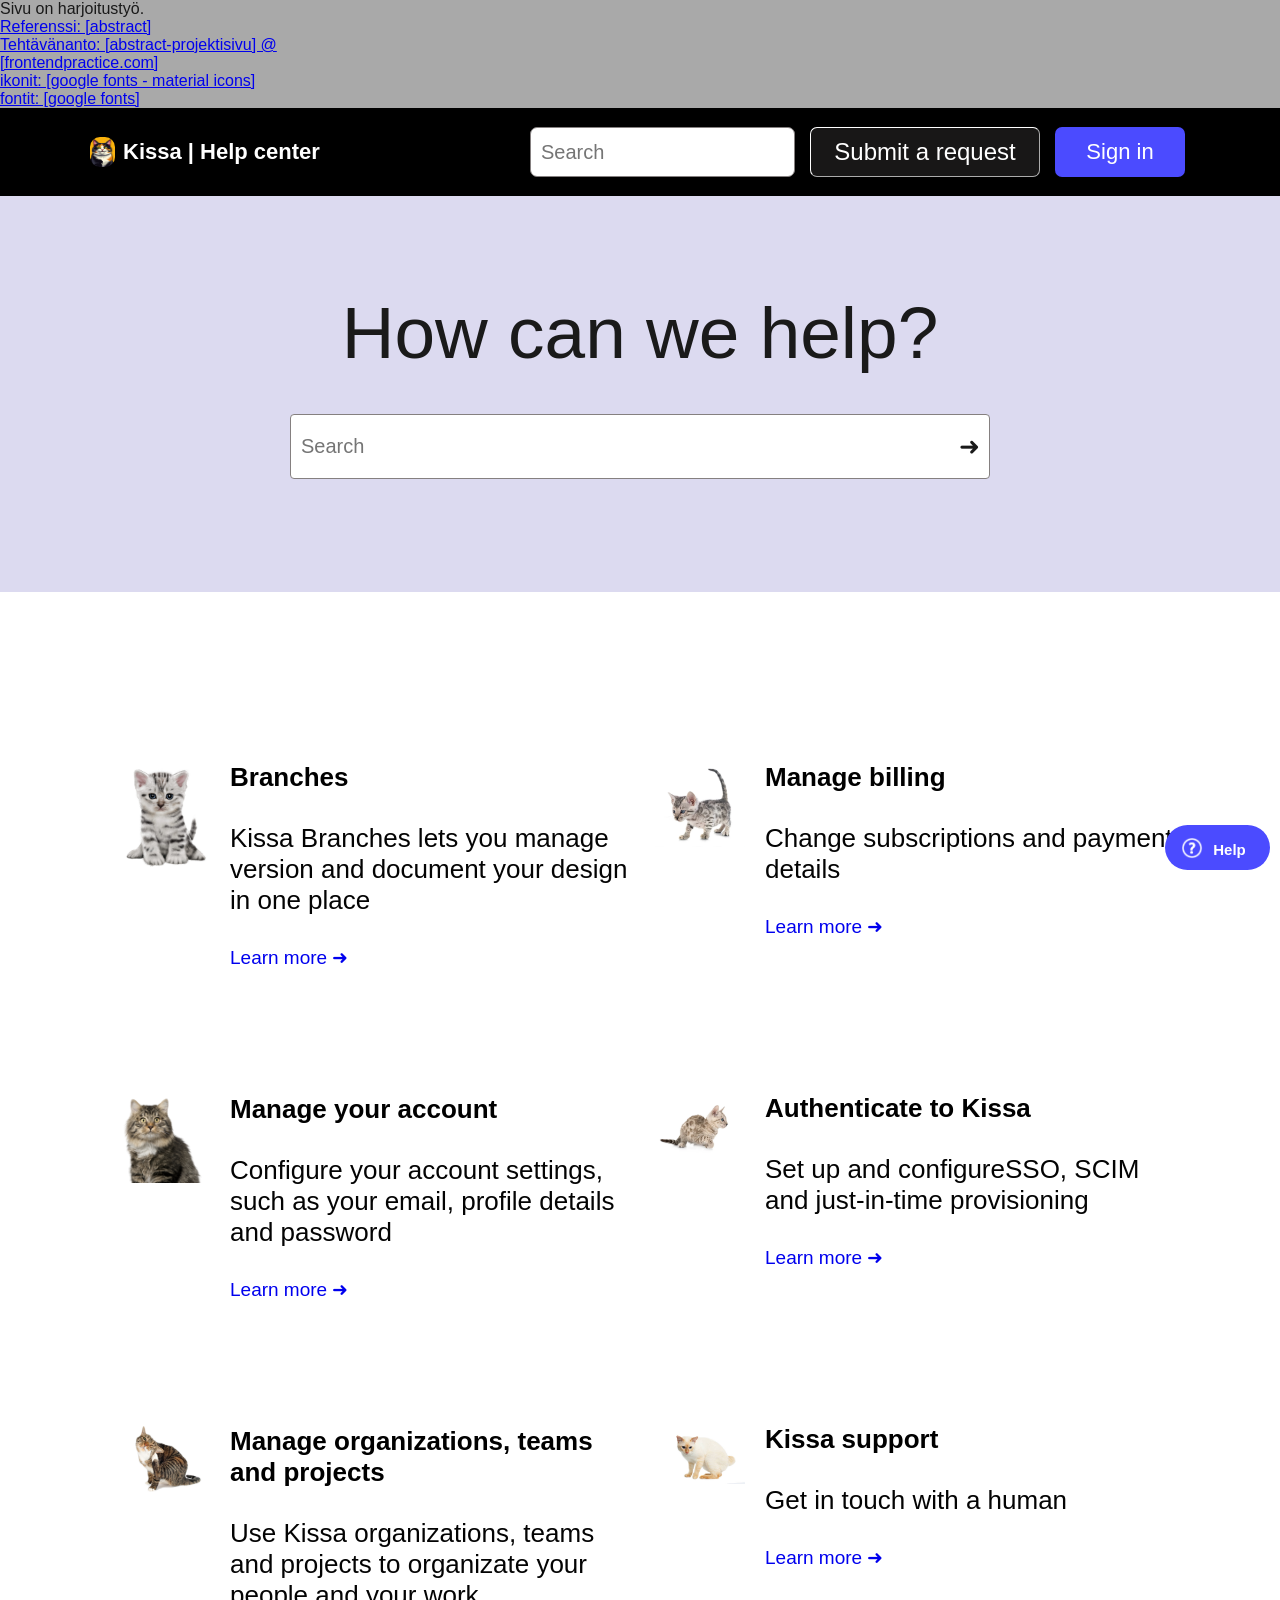
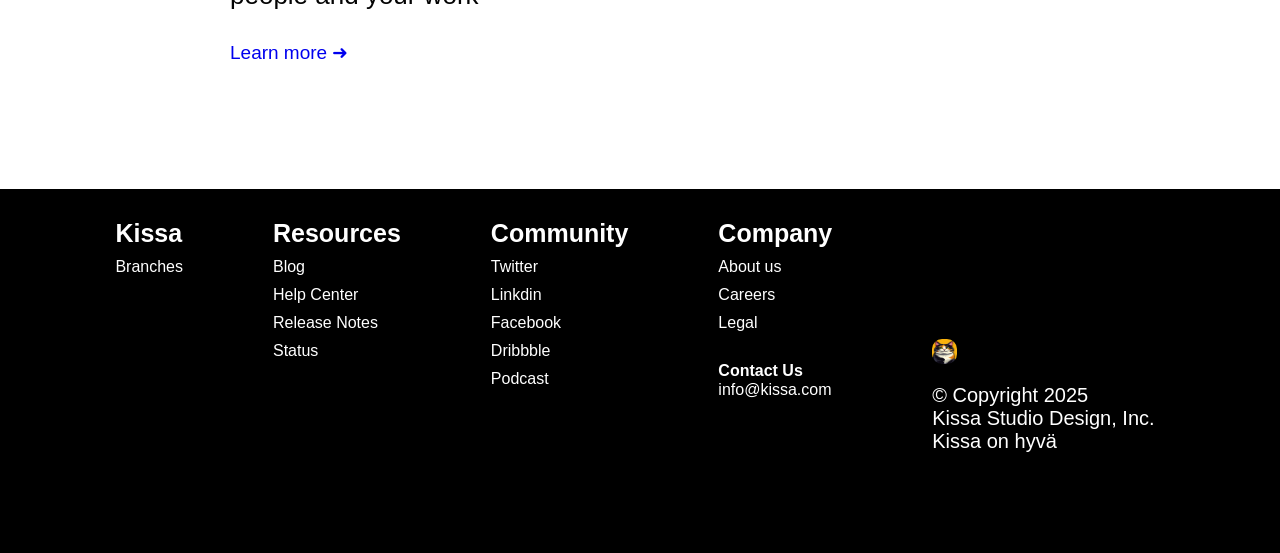
<file: abstract/index.html>
<html lang="fi">

<head>
    <title>Näyttö</title>
    <link href="tyylit.css" rel="stylesheet" />
    <meta name="viewport" content="width=device-width,initial-scale=1" />
</head>

<body>

    <div class="jotain">

    </div>


    <div class="help">
        <img class="help__kuva" src="questionwhite.png">
        <div class="help__teksti">Help</div>
    </div>

    <div class="harjoitustyö">
        <div>
            <a class="harjoitustyö__linkit">Sivu on harjoitustyö.</a>
        </div>
        <div>
            <a class="harjoitustyö__linkit" href="https://help.goabstract.com/hc/en-us">Referenssi: [abstract]</a>
        </div>
        <div>
            <a class="harjoitustyö__linkit" href="https://www.frontendpractice.com/projects/abstract">Tehtävänanto:
                [abstract-projektisivu] @</a>
            <a class="harjoitustyö__linkit" href="https://www.frontendpractice.com">[frontendpractice.com]</a>
        </div>
        <div>
            <a class="harjoitustyö__linkit" href="https://fonts.google.com/icons">ikonit: [google fonts - material
                icons]</a>
        </div>
        <div>
            <a class="harjoitustyö__linkit" href="https://fonts.google.com">fontit: [google fonts]</a>
        </div>
    </div>

    <header>
        <img class="kuvalogo" src="logokissa.webp">
        <div class="header__vasen">Kissa | Help center</div>
        <div class="header__oikea">
            <input class="hakupalkki2" placeholder="Search">
            <button class="submit__button">Submit a request</button>
            <button class="signin__button">Sign in</button>
            <div class="kuvajoku1">
                <img src="search.png">
            </div>
            <div class="kuvajoku2">
                <img src="menu.png">
            </div>
        </div>
    </header>

    <div class="haku">
        <h1 class="haku-teksti">How can we help?</h1>

        <div class="hakupalkki__joku">
            <input class="hakupalkki" placeholder="Search">
            <div class="nuoli"> ➜ </div></input>
        </div>


    </div>

    <section class="gridi">
        <div class="hakupalkki__teksti1">

            <div class="hakupalkki__button1">

                <img class="kuva1" src="kissa8.jpg">

                <div class="hakupalkki__button1__oikea">

                    <div class="hakupalkki__otsikko">Branches</div>

                    <div class="hakupalkki__button__joku">
                        Kissa Branches lets you manage version and document your design in one place

                    </div>

                    <a class="hakupalkki__linkki" href="#">
                        Learn more ➜
                    </a>

                </div>



            </div>

            <div class="hakupalkki__button2">

                <img class="kuva2" src="kissa2.png">

                <div class="hakupalkki__button2__oikea">

                    <div class="hakupalkki__otsikko">Manage your account</div>

                    <div class="hakupalkki__button__joku">
                        Configure your account settings, such as your email, profile details and password

                    </div>

                    <a class="hakupalkki__linkki" href="#">
                        Learn more ➜
                    </a>

                </div>


            </div>

            <div class="hakupalkki__button3">

                <img class="kuva3" src="kissa3.jpg">

                <div class="hakupalkki__button1__oikea">


                    <div class="hakupalkki__otsikko">Manage organizations, teams and projects</div>

                    <div class="hakupalkki__button__joku">
                        Use Kissa organizations, teams and projects to organizate your people and your work

                    </div>

                    <a class="hakupalkki__linkki" href="#">
                        Learn more ➜
                    </a>
                </div>

            </div>


        </div>


        <div class="hakupalkki__teksti2">

            <div class="hakupalkki__button4">

                <img class="kuva4" src="kissa13.jpg">

                <div class="hakupalkki__button1__oikea">

                    <div class="hakupalkki__otsikko">Manage billing</div>

                    <div class="hakupalkki__button__joku">
                        Change subscriptions and payment details

                    </div>

                    <a class="hakupalkki__linkki" href="#">
                        Learn more ➜
                    </a>

                </div>


            </div>

            <div class="hakupalkki__button5">

                <img class="kuva5" src="kissa11.jpg">

                <div class="hakupalkki__button1__oikea">

                    <div class="hakupalkki__otsikko">Authenticate to Kissa</div>

                    <div class="hakupalkki__button__joku">
                        Set up and configureSSO, SCIM and just-in-time provisioning

                    </div>

                    <a class="hakupalkki__linkki" href="#">
                        Learn more ➜
                    </a>

                </div>


            </div>

            <div class="hakupalkki__button6">

                <img class="kuva6" src="kissa12.jpg">

                <div class="hakupalkki__button1__oikea">

                    <div class="hakupalkki__otsikko">Kissa support</div>

                    <div class="hakupalkki__button__joku">
                        Get in touch with a human

                    </div>

                    <a class="hakupalkki__linkki" href="#">
                        Learn more ➜
                    </a>

                </div>


            </div>

        </div>

    </section>

    <div class="alapalkki">
        <div class="alapalkki__linkki-osiot">
            <div class="kissa">
                <h3 class="kissapro">Kissa</h3>
                <a class="kissa-linkki" href="#">
                    Branches
                </a>
            </div>
            <div class="resources">
                <h3 class="resources-otsikko">Resources</h3>
                <a class="resources-linkki" href="#">
                    Blog
                </a>
                <a class="resources-linkki" href="#">
                    Help Center
                </a>
                <a class="resources-linkki" href="#">
                    Release Notes
                </a>
                <a class="resources-linkki" href="#">
                    Status
                </a>
            </div>
            <div class="community">
                <h3 class="community-otsikko">Community</h3>
                <a class="community-linkki" href="#">
                    Twitter
                </a>
                <a class="community-linkki" href="#">
                    Linkdin
                </a>
                <a class="community-linkki" href="#">
                    Facebook
                </a>
                <a class="community-linkki" href="#">
                    Dribbble
                </a>
                <a class="community-linkki" href="#">
                    Podcast
                </a>
            </div>
            <div class="company">
                <h3 class="company-otsikko">Company</h3>
                <a class="company-linkki" href="#">
                    About us
                </a>
                <a class="company-linkki" href="#">
                    Careers
                </a>
                <a class="company-linkki" href="#">
                    Legal
                </a>
                <div class="contact">
                    <h3 class="contact1">Contact Us</h3>
                    <a class="contact-linkki" href="#">
                        info@kissa.com
                    </a>
                </div>
            </div>
        </div>
        <div class="copyright">
            <img class="copyright-kuva" src="logokissa.webp" />
            <div class="copyright-teksti">© Copyright 2025</div>
            <div class="copyright-teksti2">Kissa Studio Design, Inc.</div>
            <div class="copyright-teksti3">Kissa on hyvä</div>
        </div>
    </div>

</body>

</html>
</file>
<file: abstract/tyylit.css>
* {
    box-sizing: border-box;
}

body {
    margin: 0;
    font-family: Arial, Helvetica, sans-serif;
    background: #f8f8fc;
    color: #1a1a1a;
}

.harjoitustyö {
    display: flex;
    justify-content: center;
    flex-direction: column;
    background-color: darkgrey;


}

.harjoitustyö__linkit {
    display: flex;
    justify-self: center;

}

h1,
h2,
h3,
h4 {
    margin: 0;
}

header {
    background: #000;
    color: white;
    padding: 11px 40px;
    display: flex;
    justify-content: space-between;
    align-items: center;
}

.header__vasen {
    font-size: 22px;
    font-weight: bold;
    margin: 13px;
    padding-left: 70px;
}

.kuvalogo {
    display: flex;
    height: 50px;
    position: absolute;
    left: 90px;
    height: 30px;
    width: 25px;
    border-radius: 10px;

}

.header__oikea {
    margin-left: 10px;
    padding: 8px 16px;
    border-radius: 6px;
    border: none;
    cursor: pointer;
    font-size: 14px;
    display: flex;
    gap: 15px;
    padding-right: 55px;
}

.submit__button {
    background: rgba(52, 51, 51, 0.463);
    color: white;
    height: 50px;
    width: 230px;
    border-color: white;
    border-radius: 7px;
    font-size: 24px;
    border-width: 1px;
}

.signin__button {
    background: #4b4bff;
    color: white;
    height: 50px;
    border: none;
    border-radius: 7px;
    width: 130px;
    font-size: 22px;
}

.haku {
    display: flex;
    align-items: center;
    flex-direction: column;
    background: #dcdaf0;
    text-align: center;
    padding: 65px 20px;
    padding-bottom: 113px;
}

.nuoli {
    display: flex;
    position: absolute;
    right: 10px;
    top: 18px;
    font-size: 25px;
}

.haku-teksti {
    display: flex;
    justify-content: center;
    font-size: 73px;
    font-weight: 500;
    padding-bottom: 40px;
    padding-top: 30px;

}

.hakupalkki {
    font-size: 42px;
    margin-bottom: 30px;
}

.hakupalkki {
    margin: auto;
    display: flex;
    background: white;
    border-radius: 4px;
    overflow: hidden;
    border: 1px solid #858080;
    width: 700px;
    height: 65px;
    font-size: 20px;
    padding: 10px;
}

.hakupalkki2 {
    margin: auto;
    display: flex;
    background: white;
    border-radius: 4px;
    overflow: hidden;
    border: 1px solid #858080;
    width: 265px;
    height: 50px;
    font-size: 20px;
    padding: 10px;
    border-radius: 7px;
}


.Search {
    flex: 1;
    padding: 14px;
    border: none;
    font-size: 16px;
}

.hakupalkki__button1 {
    display: flex;
    flex-direction: row;
    padding: 0 20px;
    background: white;
    border: none;
    cursor: pointer;
    font-size: 26px;
    color: black;
    margin-bottom: 125px;
}

.hakupalkki__button1__oikea {
    display: flex;
    flex-direction: column;

}

.hakupalkki__button2 {
    display: flex;
    flex-direction: row;
    padding: 0 20px;
    background: white;
    border: none;
    cursor: pointer;
    font-size: 26px;
    color: black;
    margin-bottom: 125px;
}

.hakupalkki__button2__oikea {
    display: flex;
    flex-direction: column;

}

.hakupalkki__button3 {
    display: flex;
    flex-direction: row;
    padding: 0 20px;
    background: white;
    border: none;
    cursor: pointer;
    font-size: 26px;
    color: black;
    margin-bottom: 125px;
}

.hakupalkki__button3__oikea {
    display: flex;
    flex-direction: column;

}

.hakupalkki__button4 {
    display: flex;
    flex-direction: row;
    padding-right: 30px;
    background: white;
    border: none;
    cursor: pointer;
    font-size: 26px;
    color: black;
    margin-bottom: 155px;
}

.hakupalkki__button4__oikea {
    display: flex;
    flex-direction: column;

}

.hakupalkki__button5 {
    display: flex;
    flex-direction: row;
    padding-right: 30px;
    background: white;
    border: none;
    cursor: pointer;
    font-size: 26px;
    color: black;
    margin-bottom: 155px;
}

.hakupalkki__button5__oikea {
    display: flex;
    flex-direction: column;

}

.hakupalkki__button6 {
    display: flex;
    flex-direction: row;
    padding-right: 30px;
    background: white;
    border: none;
    cursor: pointer;
    font-size: 26px;
    color: black;
    margin-bottom: 125px;
}

.hakupalkki__button6__oikea {
    display: flex;
    flex-direction: column;

}

.hakupalkki__otsikko {
    display: flex;
    font-weight: 600;
}

.help {
    display: flex;
    position: fixed;
    right: 0px;
    margin-right: 10px;
    bottom: 0;
    margin-bottom: 30px;
    background: #4b4bff;
    color: white;
    height: 45px;
    border: none;
    border-radius: 7px;
    width: 105px;
    font-size: 15px;
    font-weight: 700;
    border-radius: 25px;
    justify-content: center;
    align-items: center;
    gap: 10px;
}

.help__kuva {
    display: flex;
    width: 22px;
    height: 22px;
}

.help__teksti {
    display: flex;
    padding-top: 3px;
    padding-right: 8px;
}

.hakupalkki__linkki {
    display: flex;
    font-size: 19px;
    text-decoration: none;
}


.kuva1 {
    display: flex;
    height: fit-content;
    width: 90px;
    margin-right: 20px;
    
}

.kuva2 {
    display: flex;
    height: fit-content;
    width: 90px;
    margin-right: 20px;

}

.kuva3 {
    display: flex;
    height: fit-content;
    width: 90px;
    margin-right: 20px;

}

.kuva4 {
    display: flex;
    height: fit-content;
    width: 90px;
    margin-right: 20px;
}

.kuva5 {
    display: flex;
    height: fit-content;
    width: 90px;
    margin-right: 20px;
  
}

.kuva6 {
    display: flex;
    height: fit-content;
    width: 90px;
    margin-right: 20px;
}


.hakupalkki__button__joku {
    display: flex;
    margin-top: 30px;
    color: rgba(0, 0, 0, 0.989);
    margin-bottom: 30px;
}

.gridi {
    display: flex;
    background: white;
    padding-top: 170px;
    padding-bottom: 0px;
    justify-content: center;
}

.hakupalkki__joku {
    display: flex;
    position: relative;
    width: 700px;
}

.hakupalkki__teksti1 {
    display: flex;
    flex-direction: column;
    align-items: center;
    max-width: 815px;
    flex: 1;
    margin-left: 100px;
}

.hakupalkki__teksti2 {
    display: flex;
    flex-direction: column;
    max-width: 815px;
    flex: 1;
    margin-right: 70px;
}

.h3 {
    margin-top: 10px;
    font-size: 20px;
}

.p {
    color: #555;
    line-height: 1.5;
}

.a {
    color: #4b4bff;
    text-decoration: none;
    font-weight: bold;
}

.alapalkki {
    display: flex;
    flex-direction: row;
    background-color: black;
    justify-content: center;
}

.alapalkki__linkki-osiot {
    display: flex;
    flex-direction: row;
}

.kissa {
    display: flex;
    flex-direction: column;
    padding-left: 90px;
    padding-top: 30px;
}

.kissapro {
    display: flex;
    color: rgb(255, 255, 255);
    font-size: 25px;
}

.kissa-linkki:any-link {
    display: flex;
    color: white;
    padding-top: 10px;
    font-size: 16px;
    text-decoration: none;
}

.resources {
    display: flex;
    flex-direction: column;
    padding-left: 90px;
    padding-top: 30px;
}

.resources-otsikko {
    display: flex;
    color: rgb(255, 255, 255);
    font-size: 25px;
}

.resources-linkki:any-link {
    display: flex;
    color: white;
    padding-top: 10px;
    font-size: 16px;
    text-decoration: none;
}


.community {
    display: flex;
    flex-direction: column;
    padding-left: 90px;
    padding-top: 30px;
}

.community-otsikko {
    display: flex;
    color: rgb(255, 255, 255);
    font-size: 25px;
}

.community-linkki:any-link {
    display: flex;
    color: white;
    padding-top: 10px;
    font-size: 16px;
    text-decoration: none;
}


.company {
    display: flex;
    flex-direction: column;
    padding-left: 90px;
    padding-top: 30px;
}

.company-otsikko {
    display: flex;
    color: rgb(255, 255, 255);
    font-size: 25px;
}

.company-linkki:any-link {
    display: flex;
    color: white;
    padding-top: 10px;
    font-size: 16px;
    text-decoration: none;
}

.contact {
    display: flex;
    flex-direction: column;
}

.contact1 {
    display: flex;
    color: rgb(255, 255, 255);
    padding-top: 30px;
    font-size: 16px;
}

.contact-linkki:any-link {
    display: flex;
    color: white;
    padding-top: 1px;
    font-size: 16px;
    text-decoration: none;
}

.copyright {
    display: flex;
    flex-direction: column;
    margin: 100px;
    padding-top: 50px;
}

.copyright-kuva {
    display: flex;
    border-radius: 10px;
    width: 25px;
    height: 25px;
}

.copyright-teksti {
    display: flex;
    color: rgb(255, 255, 255);
    padding-top: 20px;
    font-size: 20px;
}

.copyright-teksti2 {
    display: flex;
    color: rgb(255, 255, 255);
    font-size: 20px;
}

.copyright-teksti3 {
    display: flex;
    color: rgb(255, 255, 255);
    font-size: 20px;
}

.jotain {
    display: flex;
    justify-content: center;
    align-content: center;
    width: 1200px;
    height: 0px;

}

.kuvajoku1 {
    display: none;
}

.kuvajoku2 {
    display: none;
}

@media (max-width: 1200px) {

    .kuvajoku1 {
        display: flex;
    }

    .kuvajoku2 {
        display: flex;
    }

    .signin__button {
        display: none;
    }

    .submit__button {
        display: none;
    }

    .hakupalkki2 {
        display: none;
    }

    .hakupalkki {
        margin: auto;
    }

        .hakupalkki__teksti1 {
        width: 50%;
    }

        .hakupalkki__teksti2 {
        width: 50%;
    }

    


}

@media (max-width: 1000px) {
    .gridi {
        flex-direction: column;
    
    }
    .alapalkki {
        flex-direction: column;
    }

    .alapalkki__linkki-osiot {
        flex-wrap: wrap;

    }

     .kissa {
        width: 50%;
    }

    .resources {
        width: 50%;
    }

    .community {
        width: 50%;
    }

    .company {
        width: 50%;
    }

    .hakupalkki__teksti1 {

    margin-left: 100px;
}

.hakupalkki__teksti2 {

    margin-left: 100px;
}

}
   

@media (max-width: 770px) {
    .hakupalkki {
        width: 100%;
    }

    .hakupalkki__button__joku {
        flex-direction: column;
        width: 100%;
    }

}

@media (max-width: 700px) {
    .hakupalkki__joku {
        width: 100%;
    }

    .hakupalkki__button1 {
        flex: 2;
        margin-bottom: 85px;
        width: 100%
        
    }

    .hakupalkki__button2 {
        flex: 2;
        margin-bottom: 85px;
        width: 100%
    }

    .hakupalkki__button3 {
        flex: 2;
        margin-bottom: 85px;
        width: 100%
    }

    .hakupalkki__button4 {
        flex: 2;
        margin-bottom: 85px;
        width: 100%
    }

    .hakupalkki__button5 {
        flex: 2;
        margin-bottom: 85px;
        width: 100%
    }

    .hakupalkki__button6 {
        flex: 2;
        margin-bottom: 85px;
        width: 100%
    }
}


@media (max-width: 530px) {

    .alapalkki {
        width: 100%;
    }

    .kissa {
        width: 100%;
    }

    .resources {
        width: 100%;
    }

    .community {
        width: 100%;
    }

    .company {
        width: 100%;
    }

}
</file>
